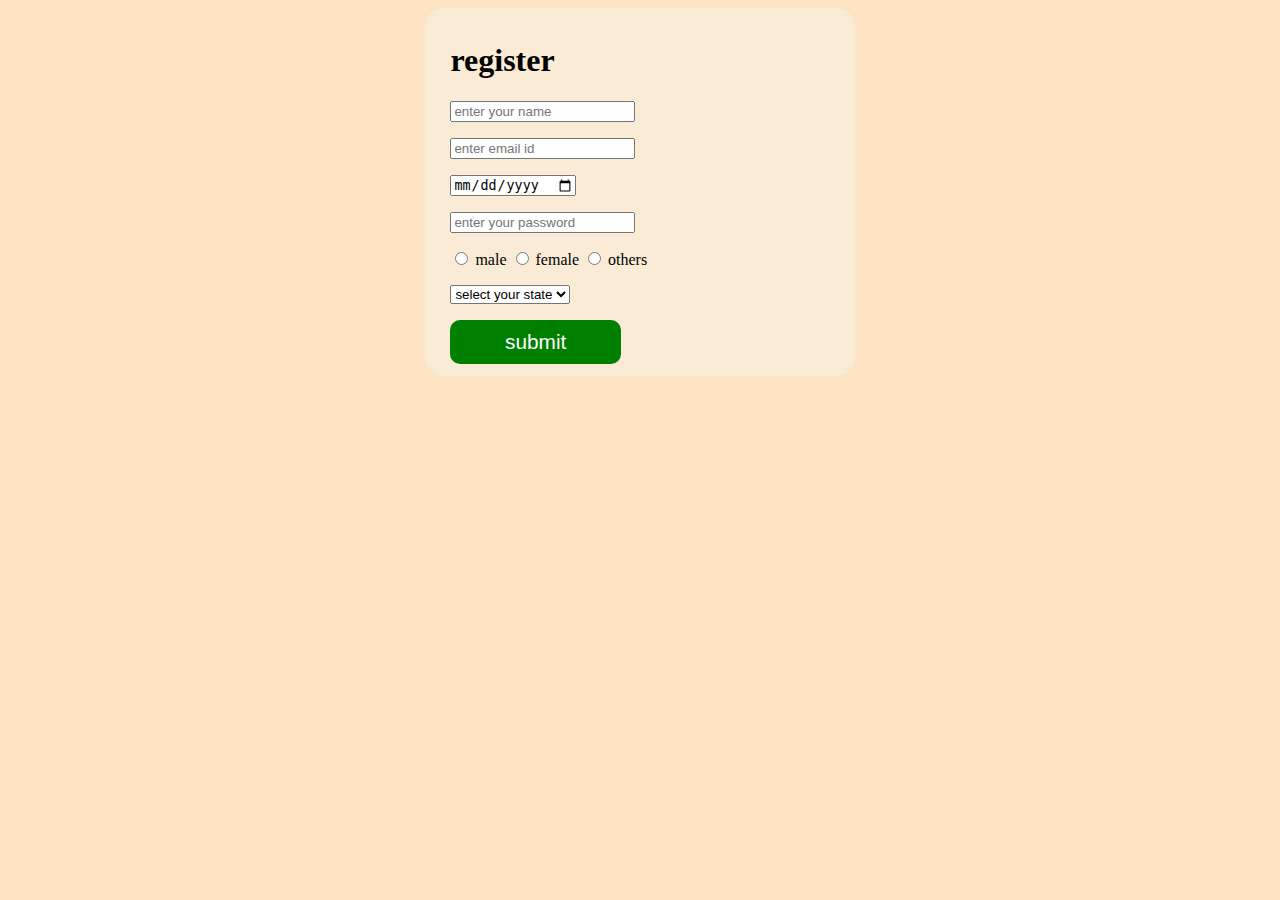
<file: index.html>
<!DOCTYPE html>
<html lang="en">
<head>
    <meta charset="UTF-8">
    <meta name="viewport" content="width=device-width, initial-scale=1.0">
    <title>Document</title>
    <style>
      body{
         background-color:bisque;
      }
      .container{
         background-color:antiquewhite;
         width:30%;
         margin:auto;
         padding:1% 2%;
         border-radius: 20px;
               }       
               .form-field input,.form-field select{
                  width: 90%;
                  padding:10px;
               }
               @media(max-width:436px){
                  .container{
                     width: 90%;
                  }
               } 
               button{
                  background-color: green;
                  color:white;
                  border:none;
                  padding:10px;
                  width: 45%;
                  border-radius: 10px;
                  font-size: 1.3rem;
               }
                 </style>
</head>
<body>   
   <form class="container" action="./login.html">
      <h1>register</h1>
    <p class="form field">
        <input type="text"
        placeholder="enter your name"required/>

    </p>    
     <p class="form field">
        <input type="email"
        placeholder="enter email id"required/>
     </p>
     <p class="form field">
        <input type="date"
        placeholder="enter date"required/>
     </p>
     <p class="form field">
        <input type="password"
        placeholder="enter your password"required/>
     </p>
     <p class="form radio">
        <input type="radio" name="gender"/>
        male
        <input type="radio" name="gender"/>
        female
        <input type="radio" name="gender"/>
        others
     </p>
     <p class="form field">
      <select>
         <option value="">select your state</option>
         <option value="">ap</option>
         <option value="">ts</option>
         <option value="">mh</option>
         <option value="">hr</option>
         <option value="">up</option>
         <option value="">kr</option>
      </select>
     </p class=form field>
     <button>submit</button>
   </form>

</body>
</html>
</file>
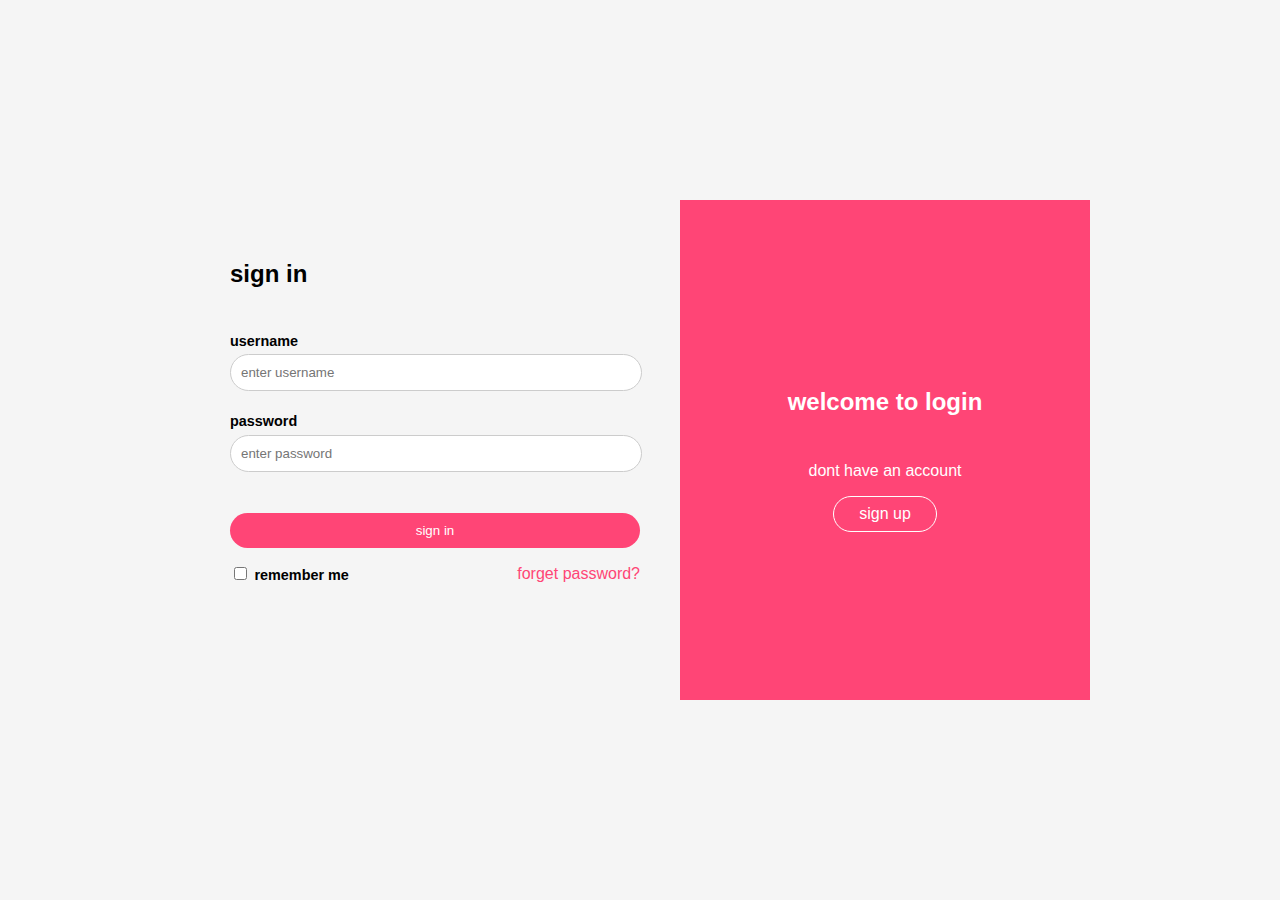
<file: login.html>
<!DOCTYPE html>
<html lang="en">
<head>
    <meta charset="UTF-8">
    <meta name="viewport" content="width=device-width, initial-scale=1.0">
    <title>Document</title>
    <style>
        body{
            font-family: Arial, Helvetica, sans-serif;
            display:flex;
            justify-content: center;
            align-items: center;
            height: 100vh;
            margin: 0;
            background-color:whitesmoke;
        } 
        .container{
            display:flex;
            width:900px;
            height:500px;
            background-color:whitesmoke;
            border-radius: 10px;

        }
        .login-section{
            width:50%;
            padding:40px;
        }
        h2{
            margin-bottom: 30px;
        }
        form{
            display: flex;
            flex-direction:column;
        }
        label{
            font-size: 0.9rem;
            font-weight: bold;
            margin-top:15px;
        }
        input[type="text"],input[type="password"]{
            width:95%;
            padding:10px;
            margin:5px 0px;
            border-radius: 25px;
            border:1px solid #ccc;

        }
        button{
            width:100%;
            padding:10px;
            margin-top: 20px;
            color: white;
            border-radius: 25px;
            border:none;
            background-color: #ff4576;

        }
        .remember-links{
            display:flex;
            justify-content:space-between;
            align-items: center;
        }
        .remember-links a{
            text-decoration: none;
            color:#ff4576
        }
        .welcome-section{
            width:50%;
            background-color: #ff4576;
            display:flex;
            justify-content:center;
            align-items:center;
            flex-direction: column;
            color:white;
        }
        .sign-up{
            border:1px solid white;
            color:white;
            padding:8px 10px;
            border-radius: 25px;
            width:20%;
            text-align: center;
            text-decoration: none;
        }
    .sign-up:hover{
        background-color: white;
        color:#ff4576;
    }
    @media(max-width:768px){
        .container{
            flex-direction: column;
            width:90%;
            height:100%;
        }
        .login-section,.welcome-section{
            width: 90%;
            padding: 30px;
        }
        .welcome-section{
            padding:40px 20px;
        }
        input[type="text"],input[type="password"],button,.remember-links{
            width:80%;
        }
    }
    </style>
    </head>
    <body>
        <div class="container">
            <div class="login-section">
       <h2>sign in</h2>
       <form action="">
        <label for="">username</label>
        <input type="text" placeholder="enter username"required/>
    <p><label for="">password</label>
    <input type="password"
    placeholder="enter password"required/>
    </p>
    <button>sign in</button>
    <div class="remember-links">
        <p>
        <input type="checkbox">
        <label>remember me</label>
        </p>
        <a href="">forget password?</a>
    </div>
    </form>
    </div>
        <div class="welcome-section">
            <h2>welcome to login</h2>
            <p>dont have an account</p>
            <a href=""class="sign-up">sign up</a>
        </div>
        </div>
</body>
</html>
</file>
